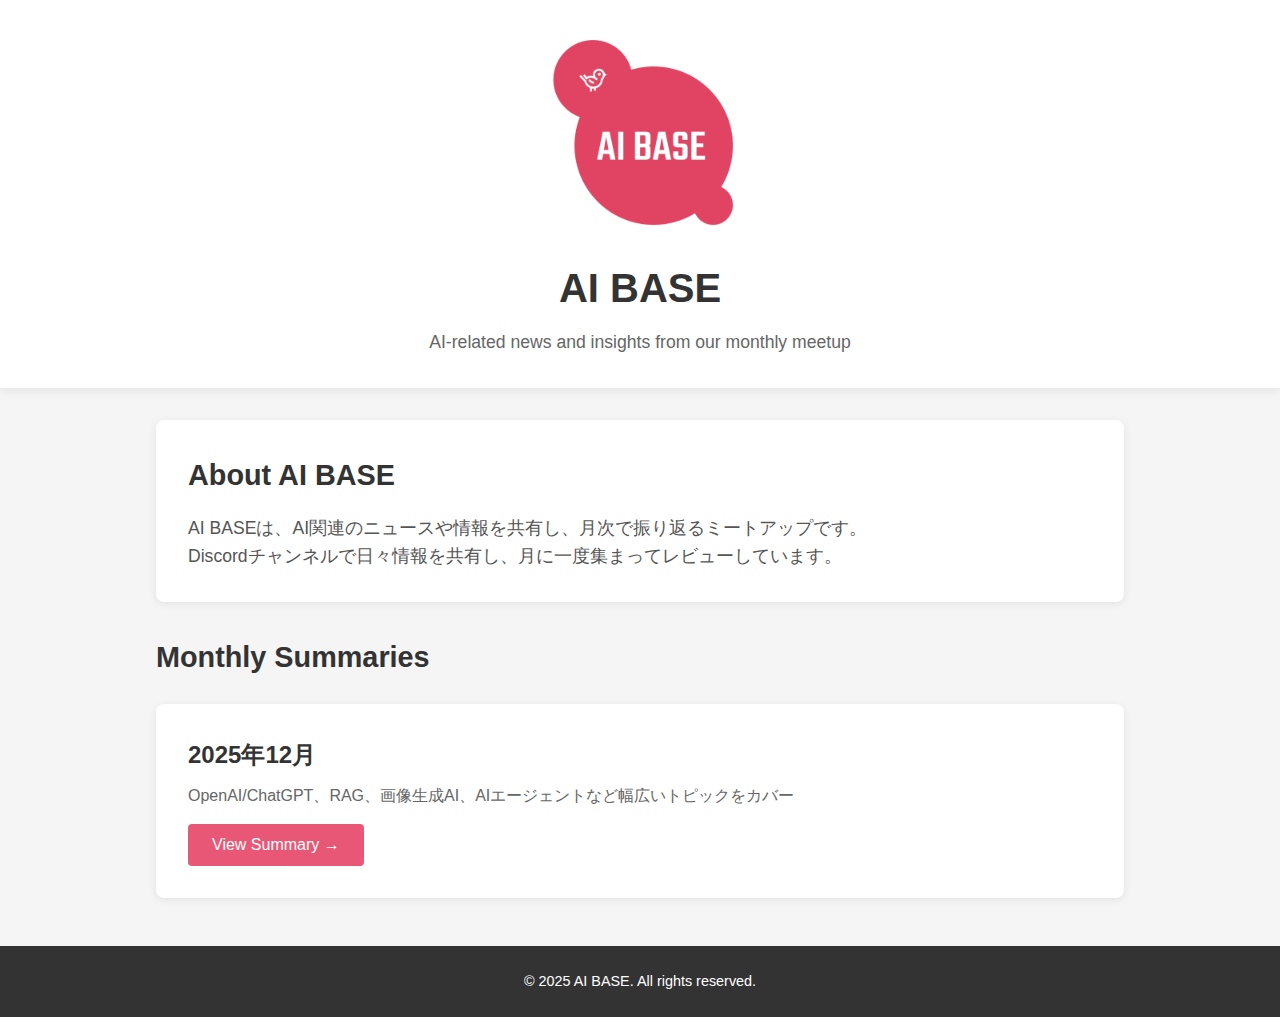
<file: index.html>
<!DOCTYPE html>
<html lang="ja">
<head>
    <meta charset="UTF-8">
    <meta name="viewport" content="width=device-width, initial-scale=1.0">
    <title>AI BASE - Monthly Meetup Summaries</title>
    <link rel="stylesheet" href="style.css">
</head>
<body>
    <header>
        <div class="logo-container">
            <img src="img/yamanashi-aibase.png" alt="AI BASE Logo" class="logo">
        </div>
        <h1>AI BASE</h1>
        <p class="tagline">AI-related news and insights from our monthly meetup</p>
    </header>

    <main>
        <section class="intro">
            <h2>About AI BASE</h2>
            <p>AI BASEは、AI関連のニュースや情報を共有し、月次で振り返るミートアップです。<br>
            Discordチャンネルで日々情報を共有し、月に一度集まってレビューしています。</p>
        </section>

        <section class="summaries">
            <h2>Monthly Summaries</h2>
            <div class="summary-list">
                <div class="summary-card">
                    <h3>2025年12月</h3>
                    <p>OpenAI/ChatGPT、RAG、画像生成AI、AIエージェントなど幅広いトピックをカバー</p>
                    <a href="summaries/2025-12.html" class="btn">View Summary →</a>
                </div>
                <!-- Future months will be added here -->
            </div>
        </section>
    </main>

    <footer>
        <p>&copy; 2025 AI BASE. All rights reserved.</p>
    </footer>
</body>
</html>
</file>
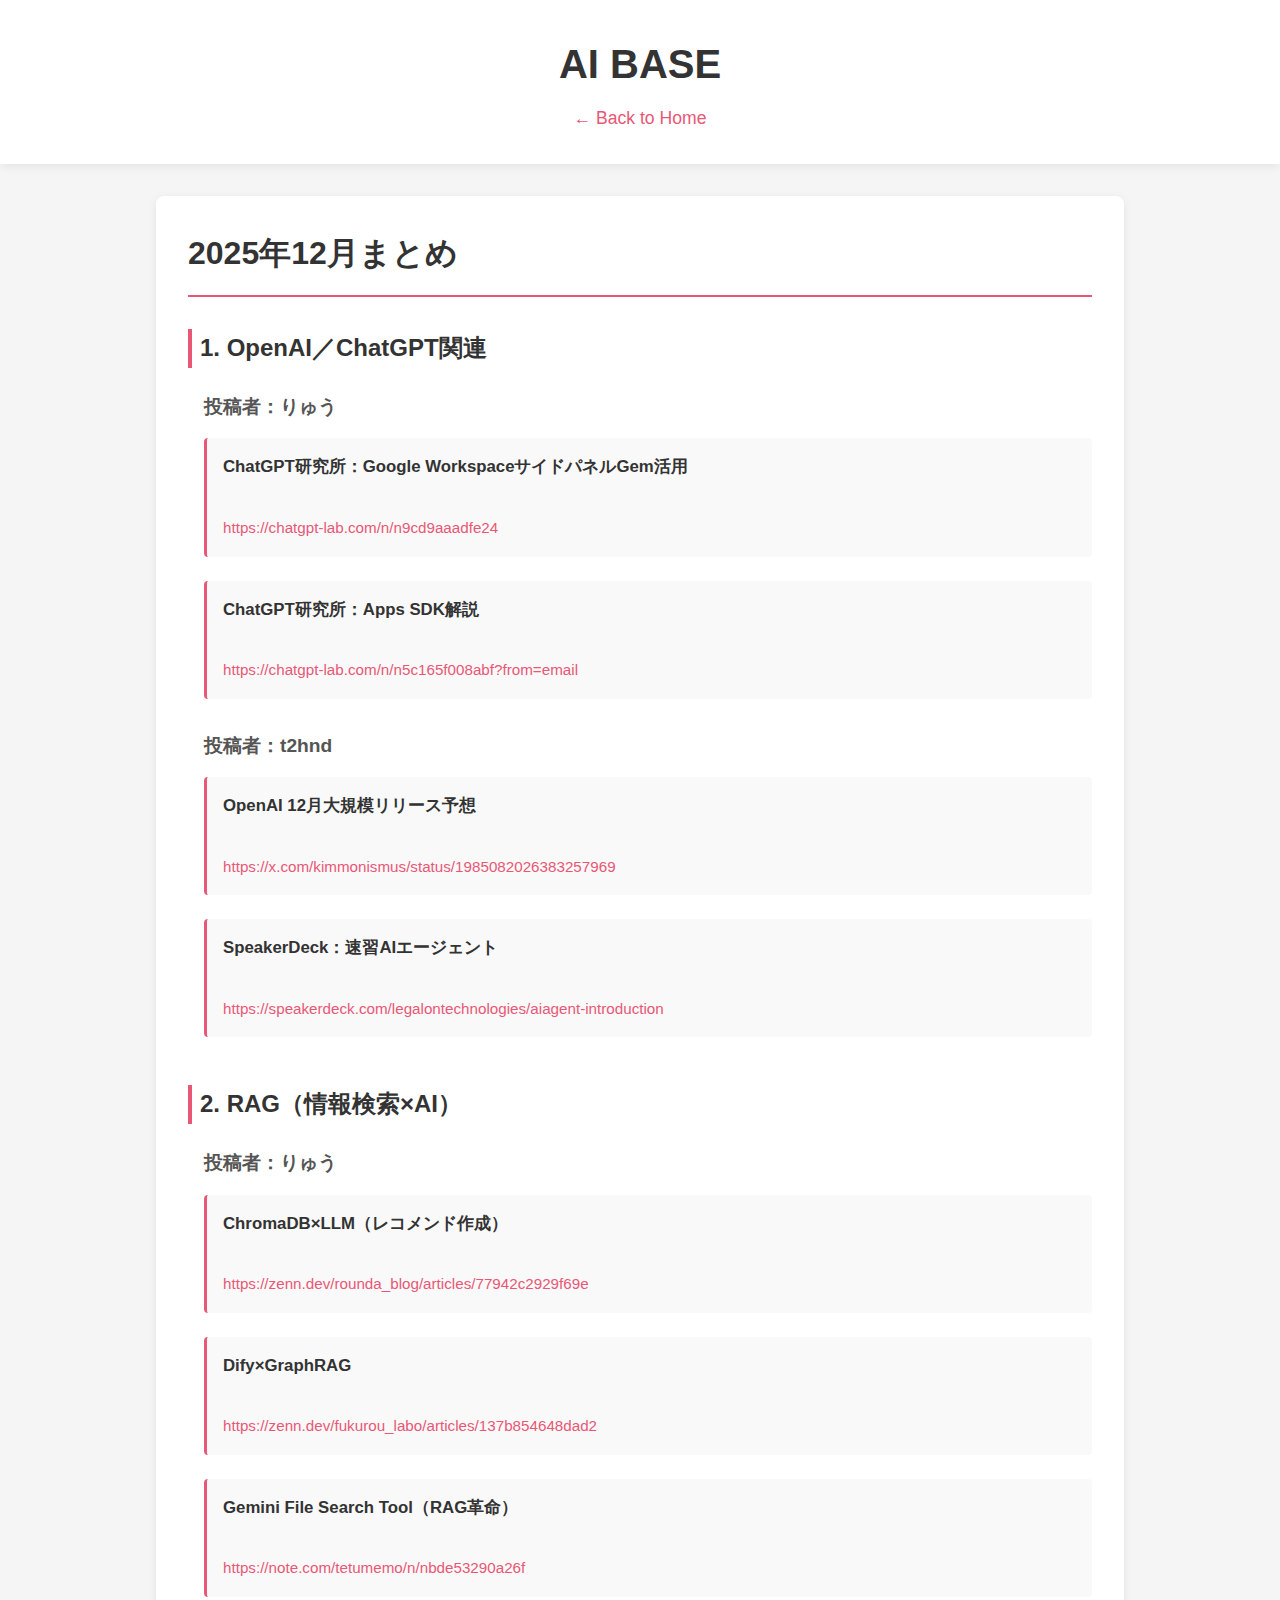
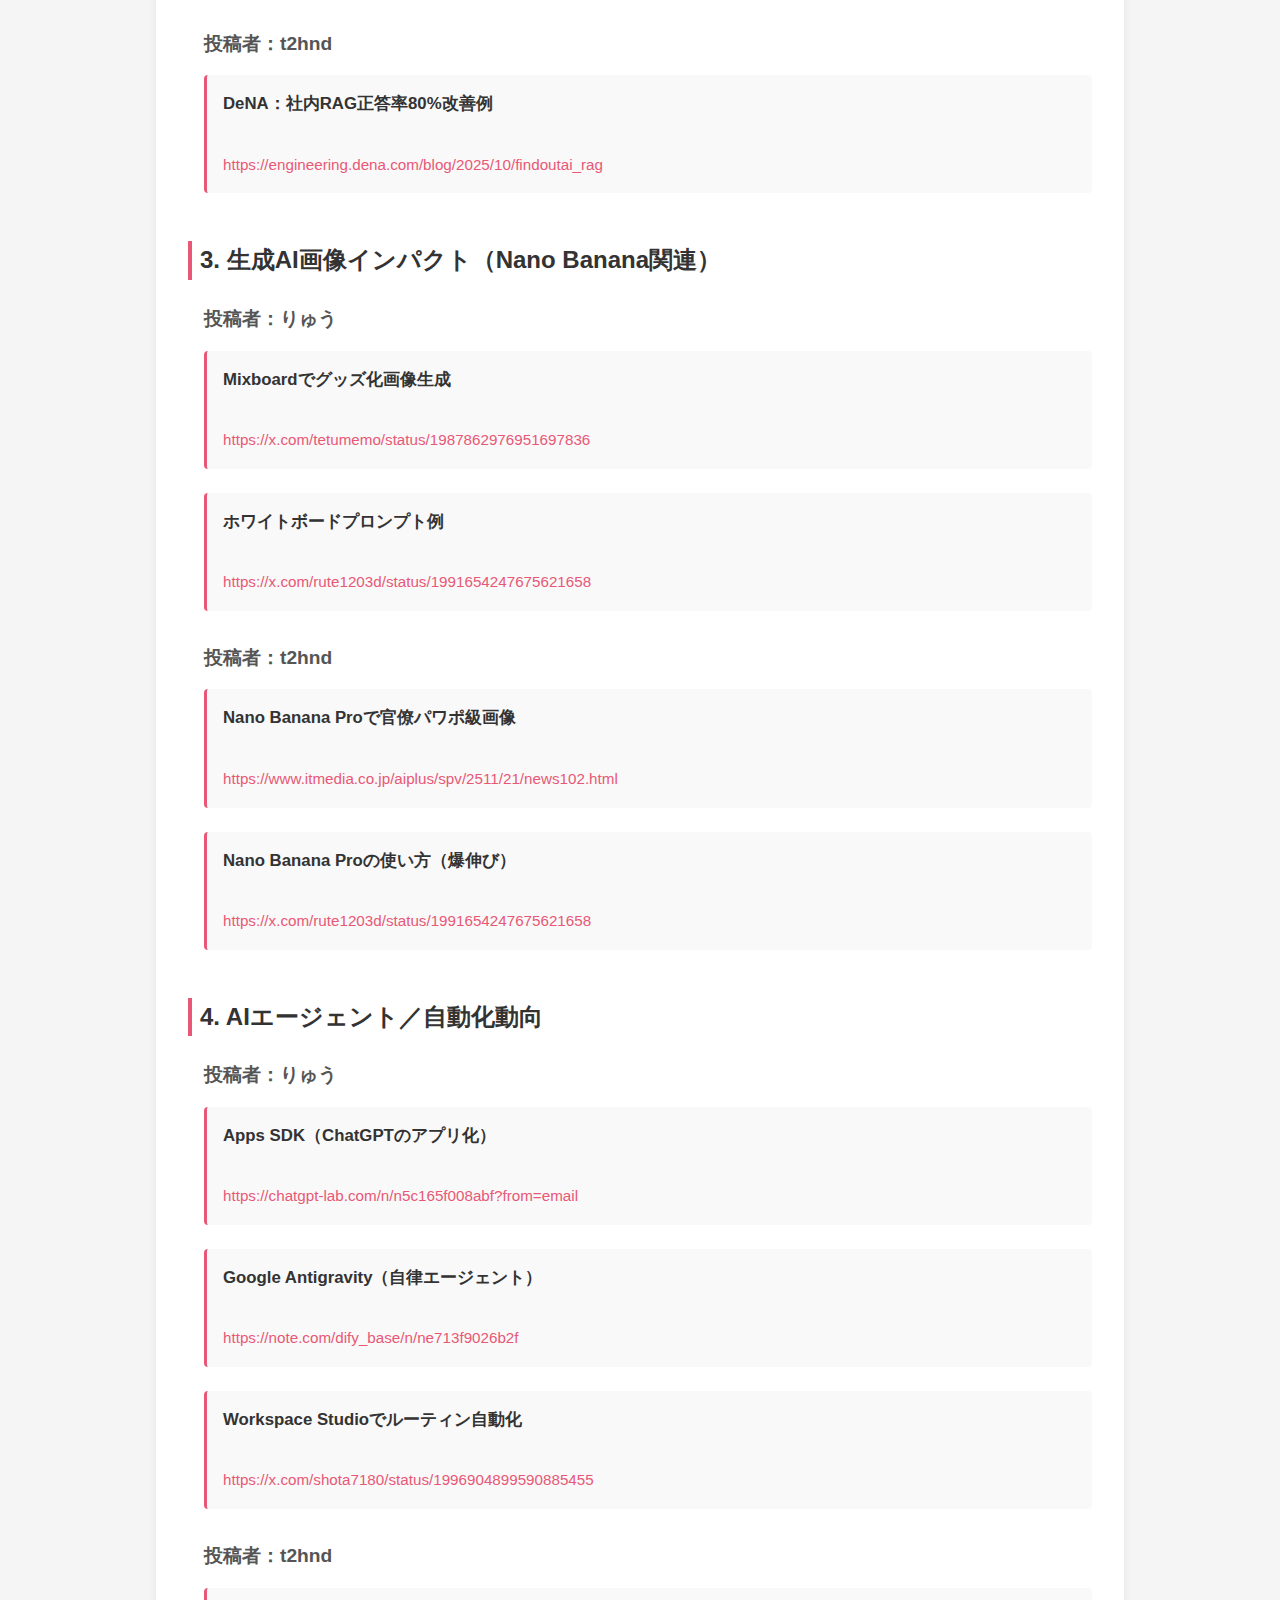
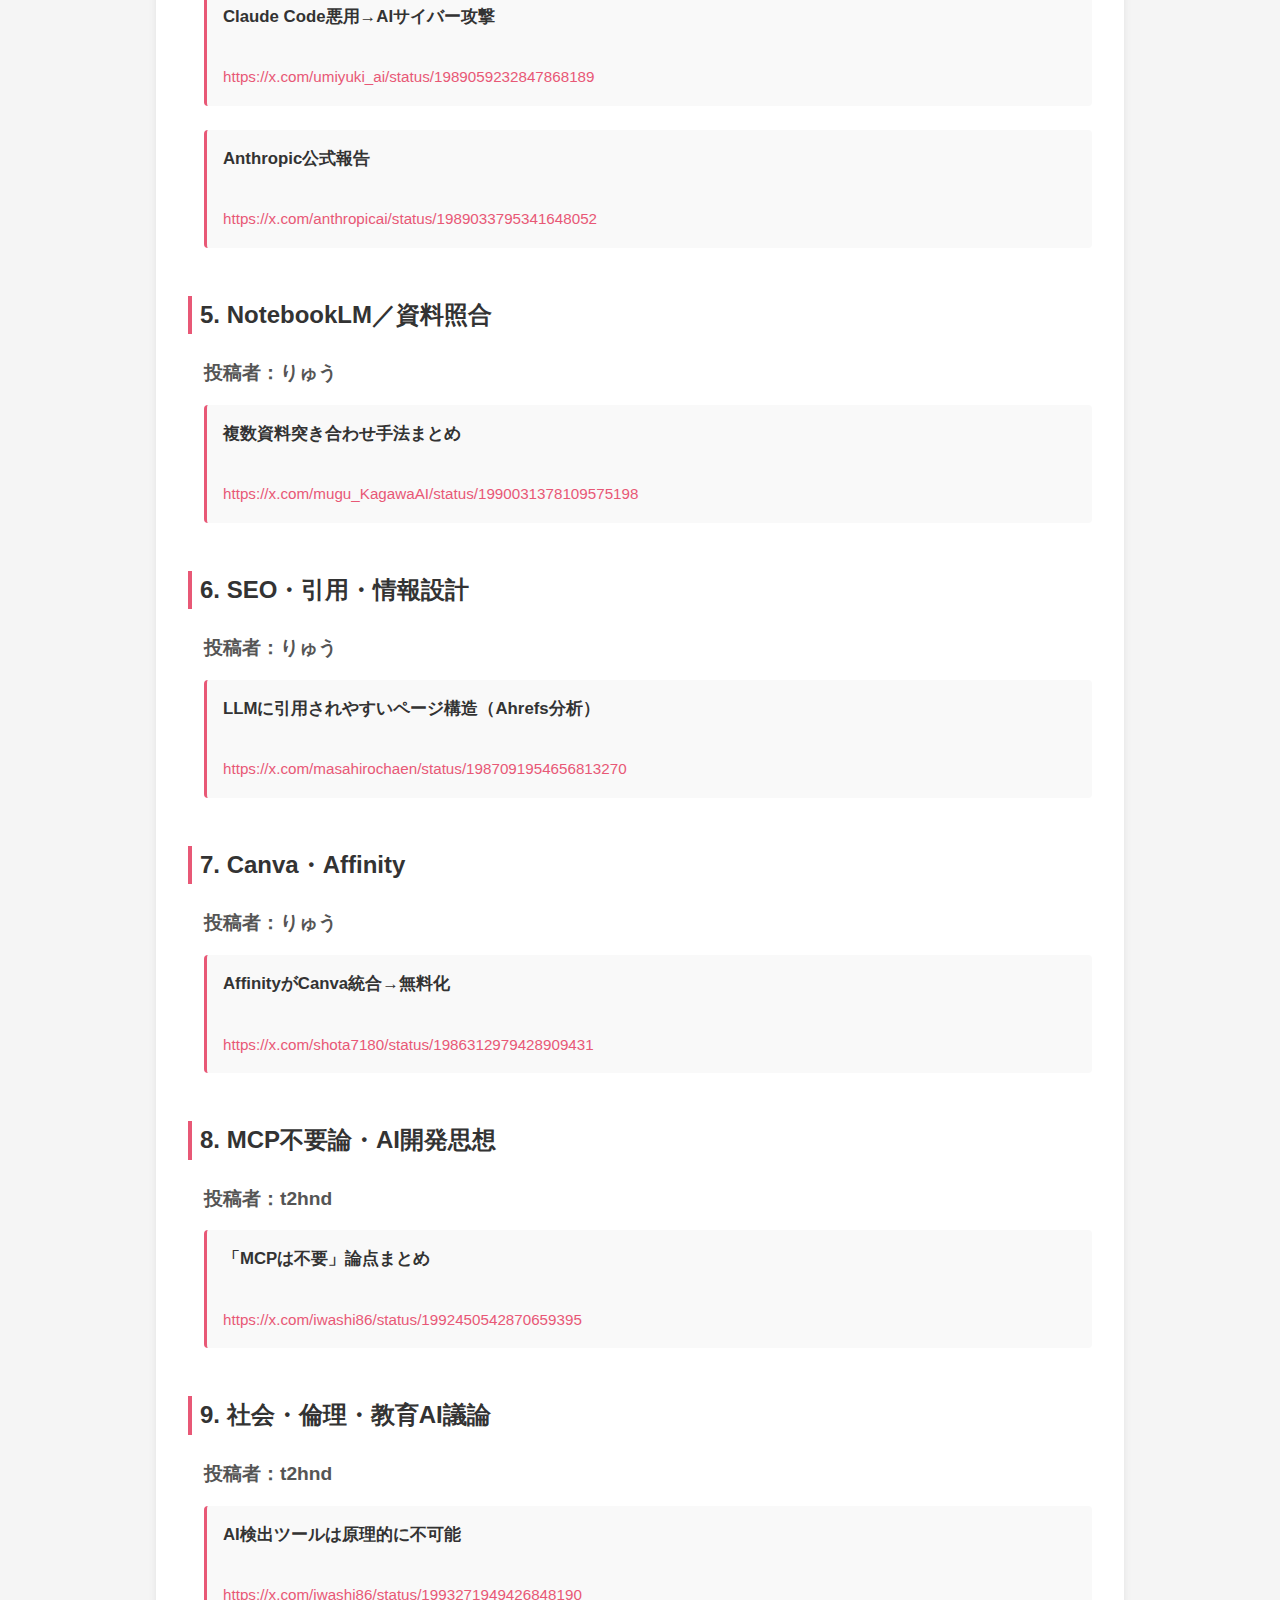
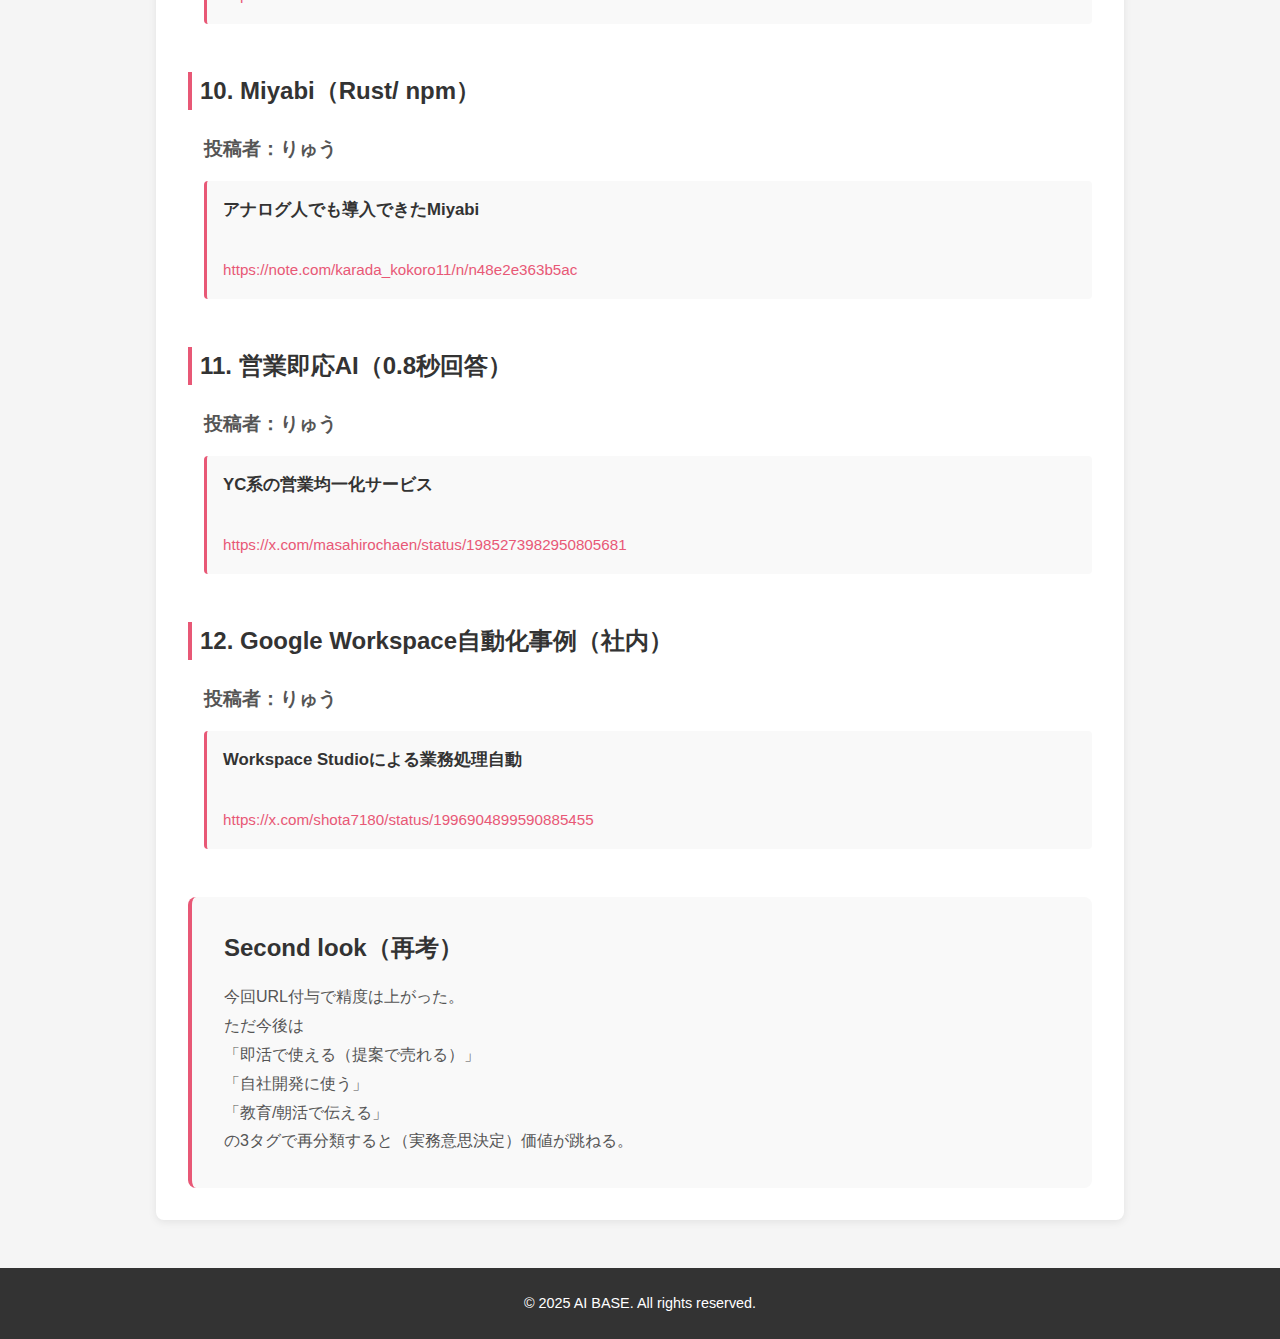
<file: summaries/2025-12.html>
<!DOCTYPE html>
<html lang="ja">
<head>
    <meta charset="UTF-8">
    <meta name="viewport" content="width=device-width, initial-scale=1.0">
    <title>AI BASE - 2025年12月まとめ</title>
    <link rel="stylesheet" href="../style.css">
</head>
<body>
    <header>
        <h1>AI BASE</h1>
        <p class="tagline"><a href="../index.html">← Back to Home</a></p>
    </header>

    <main>
        <article class="summary">
            <h1>2025年12月まとめ</h1>

            <section class="category">
                <h2>1. OpenAI／ChatGPT関連</h2>

                <div class="contributor">
                    <h3>投稿者：りゅう</h3>
                    <ul>
                        <li>
                            <strong>ChatGPT研究所：Google WorkspaceサイドパネルGem活用</strong><br>
                            <a href="https://chatgpt-lab.com/n/n9cd9aaadfe24" target="_blank">https://chatgpt-lab.com/n/n9cd9aaadfe24</a>
                        </li>
                        <li>
                            <strong>ChatGPT研究所：Apps SDK解説</strong><br>
                            <a href="https://chatgpt-lab.com/n/n5c165f008abf?from=email" target="_blank">https://chatgpt-lab.com/n/n5c165f008abf?from=email</a>
                        </li>
                    </ul>
                </div>

                <div class="contributor">
                    <h3>投稿者：t2hnd</h3>
                    <ul>
                        <li>
                            <strong>OpenAI 12月大規模リリース予想</strong><br>
                            <a href="https://x.com/kimmonismus/status/1985082026383257969" target="_blank">https://x.com/kimmonismus/status/1985082026383257969</a>
                        </li>
                        <li>
                            <strong>SpeakerDeck：速習AIエージェント</strong><br>
                            <a href="https://speakerdeck.com/legalontechnologies/aiagent-introduction" target="_blank">https://speakerdeck.com/legalontechnologies/aiagent-introduction</a>
                        </li>
                    </ul>
                </div>
            </section>

            <section class="category">
                <h2>2. RAG（情報検索×AI）</h2>

                <div class="contributor">
                    <h3>投稿者：りゅう</h3>
                    <ul>
                        <li>
                            <strong>ChromaDB×LLM（レコメンド作成）</strong><br>
                            <a href="https://zenn.dev/rounda_blog/articles/77942c2929f69e" target="_blank">https://zenn.dev/rounda_blog/articles/77942c2929f69e</a>
                        </li>
                        <li>
                            <strong>Dify×GraphRAG</strong><br>
                            <a href="https://zenn.dev/fukurou_labo/articles/137b854648dad2" target="_blank">https://zenn.dev/fukurou_labo/articles/137b854648dad2</a>
                        </li>
                        <li>
                            <strong>Gemini File Search Tool（RAG革命）</strong><br>
                            <a href="https://note.com/tetumemo/n/nbde53290a26f" target="_blank">https://note.com/tetumemo/n/nbde53290a26f</a>
                        </li>
                    </ul>
                </div>

                <div class="contributor">
                    <h3>投稿者：t2hnd</h3>
                    <ul>
                        <li>
                            <strong>DeNA：社内RAG正答率80%改善例</strong><br>
                            <a href="https://engineering.dena.com/blog/2025/10/findoutai_rag" target="_blank">https://engineering.dena.com/blog/2025/10/findoutai_rag</a>
                        </li>
                    </ul>
                </div>
            </section>

            <section class="category">
                <h2>3. 生成AI画像インパクト（Nano Banana関連）</h2>

                <div class="contributor">
                    <h3>投稿者：りゅう</h3>
                    <ul>
                        <li>
                            <strong>Mixboardでグッズ化画像生成</strong><br>
                            <a href="https://x.com/tetumemo/status/1987862976951697836" target="_blank">https://x.com/tetumemo/status/1987862976951697836</a>
                        </li>
                        <li>
                            <strong>ホワイトボードプロンプト例</strong><br>
                            <a href="https://x.com/rute1203d/status/1991654247675621658" target="_blank">https://x.com/rute1203d/status/1991654247675621658</a>
                        </li>
                    </ul>
                </div>

                <div class="contributor">
                    <h3>投稿者：t2hnd</h3>
                    <ul>
                        <li>
                            <strong>Nano Banana Proで官僚パワポ級画像</strong><br>
                            <a href="https://www.itmedia.co.jp/aiplus/spv/2511/21/news102.html" target="_blank">https://www.itmedia.co.jp/aiplus/spv/2511/21/news102.html</a>
                        </li>
                        <li>
                            <strong>Nano Banana Proの使い方（爆伸び）</strong><br>
                            <a href="https://x.com/rute1203d/status/1991654247675621658" target="_blank">https://x.com/rute1203d/status/1991654247675621658</a>
                        </li>
                    </ul>
                </div>
            </section>

            <section class="category">
                <h2>4. AIエージェント／自動化動向</h2>

                <div class="contributor">
                    <h3>投稿者：りゅう</h3>
                    <ul>
                        <li>
                            <strong>Apps SDK（ChatGPTのアプリ化）</strong><br>
                            <a href="https://chatgpt-lab.com/n/n5c165f008abf?from=email" target="_blank">https://chatgpt-lab.com/n/n5c165f008abf?from=email</a>
                        </li>
                        <li>
                            <strong>Google Antigravity（自律エージェント）</strong><br>
                            <a href="https://note.com/dify_base/n/ne713f9026b2f" target="_blank">https://note.com/dify_base/n/ne713f9026b2f</a>
                        </li>
                        <li>
                            <strong>Workspace Studioでルーティン自動化</strong><br>
                            <a href="https://x.com/shota7180/status/1996904899590885455" target="_blank">https://x.com/shota7180/status/1996904899590885455</a>
                        </li>
                    </ul>
                </div>

                <div class="contributor">
                    <h3>投稿者：t2hnd</h3>
                    <ul>
                        <li>
                            <strong>Claude Code悪用→AIサイバー攻撃</strong><br>
                            <a href="https://x.com/umiyuki_ai/status/1989059232847868189" target="_blank">https://x.com/umiyuki_ai/status/1989059232847868189</a>
                        </li>
                        <li>
                            <strong>Anthropic公式報告</strong><br>
                            <a href="https://x.com/anthropicai/status/1989033795341648052" target="_blank">https://x.com/anthropicai/status/1989033795341648052</a>
                        </li>
                    </ul>
                </div>
            </section>

            <section class="category">
                <h2>5. NotebookLM／資料照合</h2>

                <div class="contributor">
                    <h3>投稿者：りゅう</h3>
                    <ul>
                        <li>
                            <strong>複数資料突き合わせ手法まとめ</strong><br>
                            <a href="https://x.com/mugu_KagawaAI/status/1990031378109575198" target="_blank">https://x.com/mugu_KagawaAI/status/1990031378109575198</a>
                        </li>
                    </ul>
                </div>
            </section>

            <section class="category">
                <h2>6. SEO・引用・情報設計</h2>

                <div class="contributor">
                    <h3>投稿者：りゅう</h3>
                    <ul>
                        <li>
                            <strong>LLMに引用されやすいページ構造（Ahrefs分析）</strong><br>
                            <a href="https://x.com/masahirochaen/status/1987091954656813270" target="_blank">https://x.com/masahirochaen/status/1987091954656813270</a>
                        </li>
                    </ul>
                </div>
            </section>

            <section class="category">
                <h2>7. Canva・Affinity</h2>

                <div class="contributor">
                    <h3>投稿者：りゅう</h3>
                    <ul>
                        <li>
                            <strong>AffinityがCanva統合→無料化</strong><br>
                            <a href="https://x.com/shota7180/status/1986312979428909431" target="_blank">https://x.com/shota7180/status/1986312979428909431</a>
                        </li>
                    </ul>
                </div>
            </section>

            <section class="category">
                <h2>8. MCP不要論・AI開発思想</h2>

                <div class="contributor">
                    <h3>投稿者：t2hnd</h3>
                    <ul>
                        <li>
                            <strong>「MCPは不要」論点まとめ</strong><br>
                            <a href="https://x.com/iwashi86/status/1992450542870659395" target="_blank">https://x.com/iwashi86/status/1992450542870659395</a>
                        </li>
                    </ul>
                </div>
            </section>

            <section class="category">
                <h2>9. 社会・倫理・教育AI議論</h2>

                <div class="contributor">
                    <h3>投稿者：t2hnd</h3>
                    <ul>
                        <li>
                            <strong>AI検出ツールは原理的に不可能</strong><br>
                            <a href="https://x.com/iwashi86/status/1993271949426848190" target="_blank">https://x.com/iwashi86/status/1993271949426848190</a>
                        </li>
                    </ul>
                </div>
            </section>

            <section class="category">
                <h2>10. Miyabi（Rust/ npm）</h2>

                <div class="contributor">
                    <h3>投稿者：りゅう</h3>
                    <ul>
                        <li>
                            <strong>アナログ人でも導入できたMiyabi</strong><br>
                            <a href="https://note.com/karada_kokoro11/n/n48e2e363b5ac" target="_blank">https://note.com/karada_kokoro11/n/n48e2e363b5ac</a>
                        </li>
                    </ul>
                </div>
            </section>

            <section class="category">
                <h2>11. 営業即応AI（0.8秒回答）</h2>

                <div class="contributor">
                    <h3>投稿者：りゅう</h3>
                    <ul>
                        <li>
                            <strong>YC系の営業均一化サービス</strong><br>
                            <a href="https://x.com/masahirochaen/status/1985273982950805681" target="_blank">https://x.com/masahirochaen/status/1985273982950805681</a>
                        </li>
                    </ul>
                </div>
            </section>

            <section class="category">
                <h2>12. Google Workspace自動化事例（社内）</h2>

                <div class="contributor">
                    <h3>投稿者：りゅう</h3>
                    <ul>
                        <li>
                            <strong>Workspace Studioによる業務処理自動</strong><br>
                            <a href="https://x.com/shota7180/status/1996904899590885455" target="_blank">https://x.com/shota7180/status/1996904899590885455</a>
                        </li>
                    </ul>
                </div>
            </section>

            <section class="insights">
                <h2>Second look（再考）</h2>
                <p>今回URL付与で精度は上がった。<br>
                ただ今後は<br>
                「即活で使える（提案で売れる）」<br>
                「自社開発に使う」<br>
                「教育/朝活で伝える」<br>
                の3タグで再分類すると（実務意思決定）価値が跳ねる。</p>
            </section>
        </article>
    </main>

    <footer>
        <p>&copy; 2025 AI BASE. All rights reserved.</p>
    </footer>
</body>
</html>
</file>
<file: style.css>
/* Reset and Base Styles */
* {
    margin: 0;
    padding: 0;
    box-sizing: border-box;
}

:root {
    --accent-color: #E85876;
    --accent-hover: #D24663;
}

body {
    font-family: -apple-system, BlinkMacSystemFont, 'Segoe UI', 'Hiragino Sans', 'Hiragino Kaku Gothic ProN', Meiryo, sans-serif;
    line-height: 1.6;
    color: #333;
    background-color: #f5f5f5;
}

/* Header */
header {
    background: white;
    color: #333;
    padding: 2rem 1rem;
    text-align: center;
    box-shadow: 0 2px 10px rgba(0,0,0,0.08);
}

header .logo-container {
    margin-bottom: 1rem;
}

header .logo {
    max-width: 200px;
    height: auto;
    border-radius: 8px;
}

header h1 {
    font-size: 2.5rem;
    margin-bottom: 0.5rem;
    font-weight: 700;
    color: #333;
}

header .tagline {
    font-size: 1.1rem;
    color: #666;
}

header .tagline a {
    color: var(--accent-color);
    text-decoration: none;
    font-weight: 500;
}

header .tagline a:hover {
    text-decoration: underline;
}

/* Main Content */
main {
    max-width: 1000px;
    margin: 2rem auto;
    padding: 0 1rem;
}

/* Intro Section */
.intro {
    background: white;
    padding: 2rem;
    border-radius: 8px;
    box-shadow: 0 2px 8px rgba(0,0,0,0.08);
    margin-bottom: 2rem;
}

.intro h2 {
    color: #333;
    margin-bottom: 1rem;
    font-size: 1.8rem;
}

.intro p {
    font-size: 1.1rem;
    color: #555;
}

/* Summaries Section */
.summaries {
    margin-bottom: 2rem;
}

.summaries h2 {
    color: #333;
    margin-bottom: 1.5rem;
    font-size: 1.8rem;
}

.summary-list {
    display: grid;
    gap: 1.5rem;
}

.summary-card {
    background: white;
    padding: 2rem;
    border-radius: 8px;
    box-shadow: 0 2px 8px rgba(0,0,0,0.08);
    transition: transform 0.2s, box-shadow 0.2s;
}

.summary-card:hover {
    transform: translateY(-4px);
    box-shadow: 0 4px 16px rgba(0,0,0,0.12);
}

.summary-card h3 {
    color: #333;
    font-size: 1.5rem;
    margin-bottom: 0.5rem;
}

.summary-card p {
    color: #666;
    margin-bottom: 1rem;
}

.btn {
    display: inline-block;
    padding: 0.5rem 1.5rem;
    background: var(--accent-color);
    color: white;
    text-decoration: none;
    border-radius: 4px;
    font-weight: 500;
    transition: background 0.2s;
}

.btn:hover {
    background: var(--accent-hover);
}

/* Summary Article */
.summary {
    background: white;
    padding: 2rem;
    border-radius: 8px;
    box-shadow: 0 2px 8px rgba(0,0,0,0.08);
}

.summary h1 {
    color: #333;
    font-size: 2rem;
    margin-bottom: 2rem;
    padding-bottom: 1rem;
    border-bottom: 2px solid var(--accent-color);
}

/* Category Section */
.category {
    margin-bottom: 3rem;
}

.category h2 {
    color: #333;
    font-size: 1.5rem;
    margin-bottom: 1.5rem;
    padding-left: 0.5rem;
    border-left: 4px solid var(--accent-color);
}

/* Contributor Section */
.contributor {
    margin-bottom: 2rem;
    padding-left: 1rem;
}

.contributor h3 {
    color: #555;
    font-size: 1.2rem;
    margin-bottom: 1rem;
}

.contributor ul {
    list-style: none;
    padding: 0;
}

.contributor li {
    margin-bottom: 1.5rem;
    padding: 1rem;
    background: #f9f9f9;
    border-radius: 4px;
    border-left: 3px solid var(--accent-color);
}

.contributor strong {
    display: block;
    color: #333;
    margin-bottom: 0.5rem;
    font-size: 1.05rem;
}

.contributor a {
    color: var(--accent-color);
    text-decoration: none;
    word-break: break-all;
    font-size: 0.95rem;
}

.contributor a:hover {
    text-decoration: underline;
}

/* Insights Section */
.insights {
    margin-top: 3rem;
    padding: 2rem;
    background: #f9f9f9;
    border-radius: 8px;
    border-left: 4px solid var(--accent-color);
}

.insights h2 {
    color: #333;
    font-size: 1.5rem;
    margin-bottom: 1rem;
}

.insights p {
    color: #555;
    line-height: 1.8;
}

/* Footer */
footer {
    background: #333;
    color: white;
    text-align: center;
    padding: 1.5rem;
    margin-top: 3rem;
}

footer p {
    font-size: 0.9rem;
}

/* Responsive */
@media (max-width: 768px) {
    header h1 {
        font-size: 2rem;
    }

    .summary {
        padding: 1.5rem;
    }

    .summary h1 {
        font-size: 1.6rem;
    }

    .category h2 {
        font-size: 1.3rem;
    }
}
</file>
